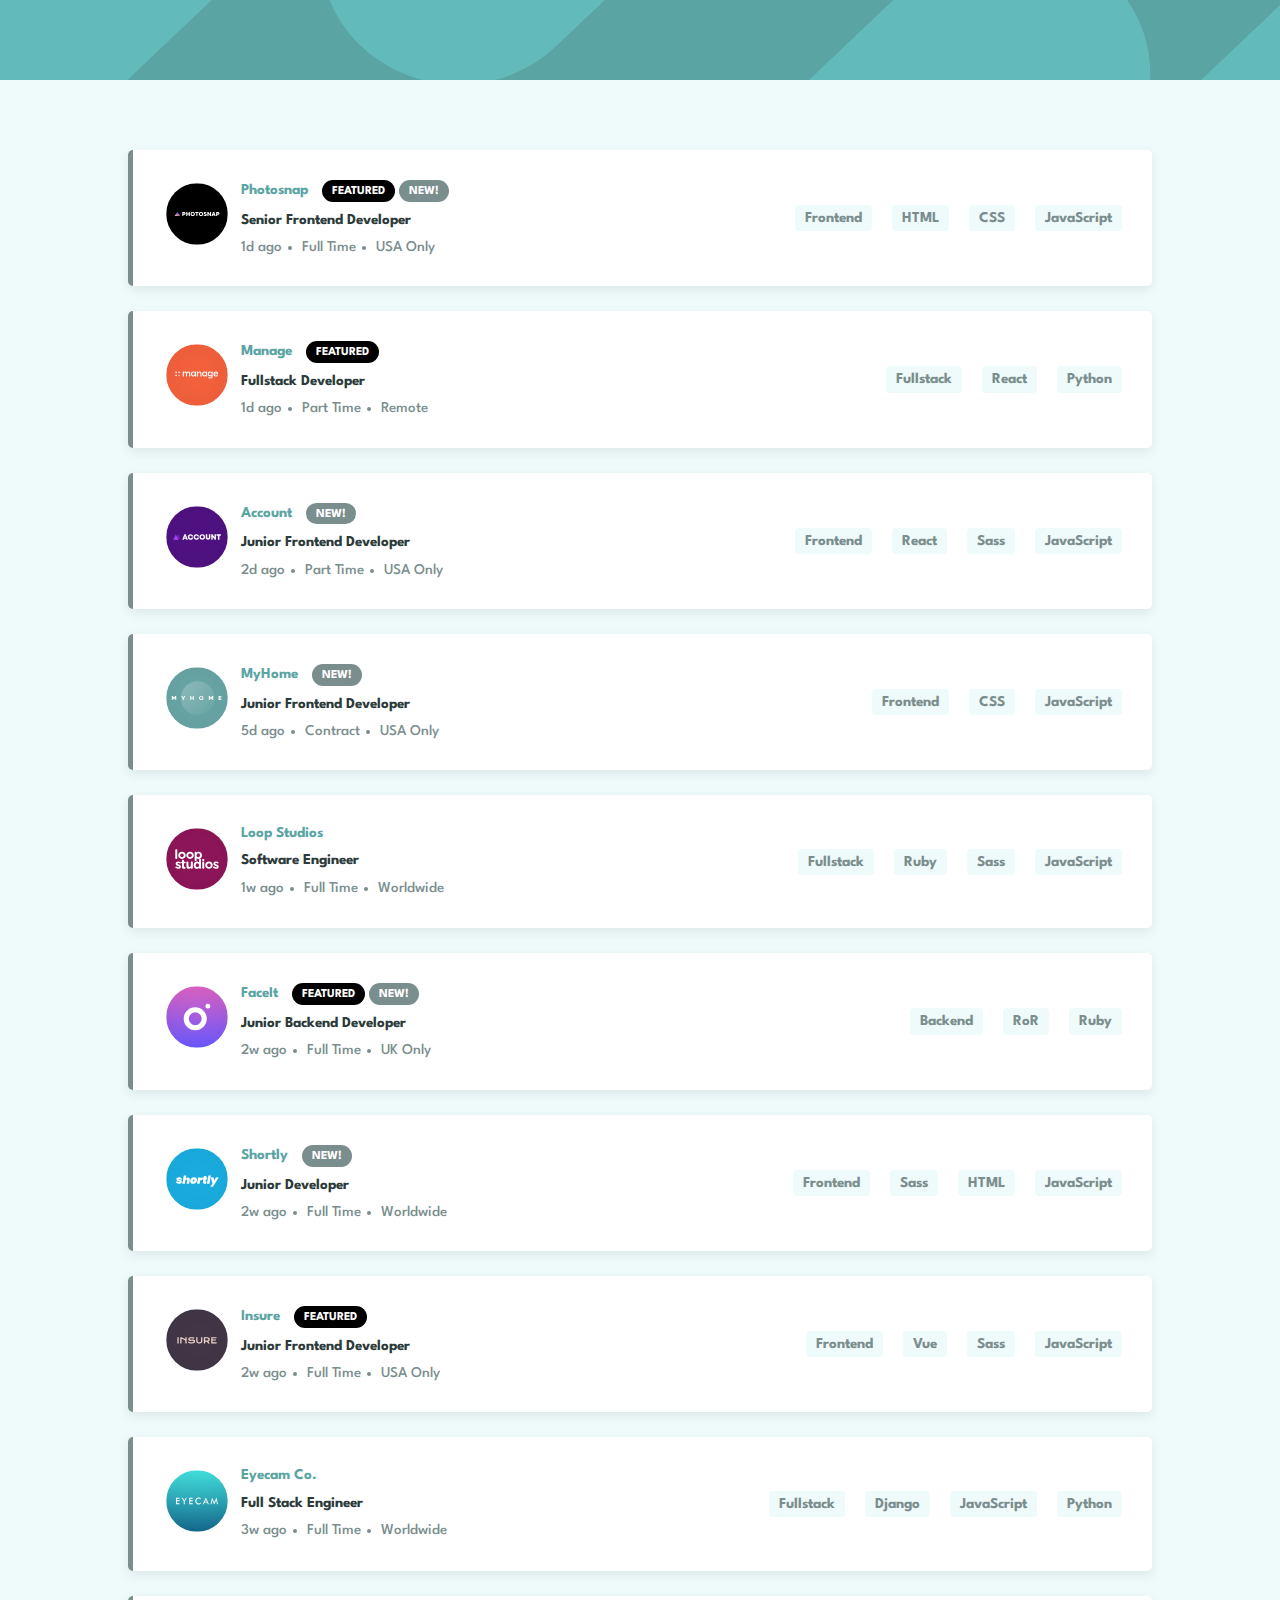
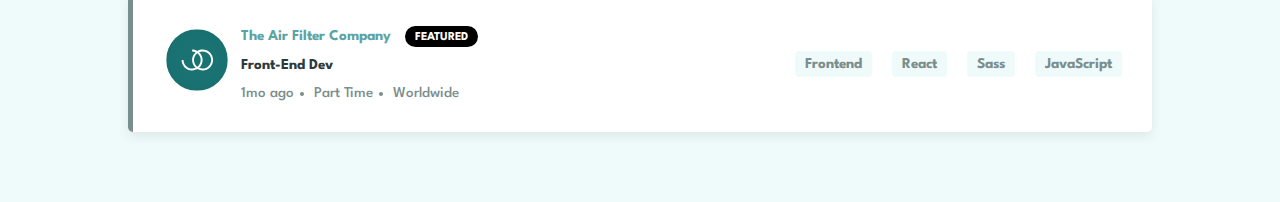
<file: index.html>
<!DOCTYPE html>
<html lang="en">
  <head>
    <meta charset="UTF-8" />
    <meta name="viewport" content="width=device-width, initial-scale=1.0" />
    <link rel="preconnect" href="https://fonts.googleapis.com" />
    <link rel="preconnect" href="https://fonts.gstatic.com" crossorigin />
    <link
      href="https://fonts.googleapis.com/css2?family=League+Spartan:wght@400;700&display=swap"
      rel="stylesheet"
    />
    <link rel="stylesheet" href="./css/styles.css" />
  </head>
  <body>
    <header class="page-header">
      <div class="job-search job-search--hidden">
        <div class="selected-badges"></div>
        <span id="clear-filters">clear</span>
      </div>
    </header>
    <div class="job-listing">
      <div class="job">
        <div class="info-container">
          <span class="job__company-logo">
            <img src="" alt="" />
          </span>
          <div class="job__description">
            <section class="job__company-info">
              <span class="job__company-name">Photosnap</span>
              <span class="company-badge featured-badge">featured</span>
              <span class="company-badge badge--green new-badge">new!</span>
            </section>
            <p class="job__role">Senior Frontend Developer</p>
            <ul class="job__details">
              <li class="was-listed">1d ago</li>
              <li class="job__duration">Full Time</li>
              <li class="job__location">USA only</li>
            </ul>
          </div>
        </div>
        <div class="job__badges">
          <span class="job-badge">html</span>
          <span class="job-badge">junior</span>
          <span class="job-badge">Frontend</span>
          <span class="job-badge">html</span>
          <span class="job-badge">junior</span>
          <span class="job-badge">Frontend</span>
        </div>
      </div>
    </div>

    <script src="./app.js"></script>
  </body>
</html>
</file>
<file: css/styles.css>
@import url(./normalize.css);

/* Basic Rules */


*,*::before,*::after{
    box-sizing: border-box;
}

ul, p{
    margin-top: 1rem;
    margin-bottom: 1rem;
}




/* Typography */


html{
    font-size: 62.5%;
}

body{
    font-family: 'League Spartan', sans-serif;
    font-weight: 500;
    font-size: 1.5rem;
    background-color: var(--color-Light-Grayish-Cyan-Background);
}

:root{
    --color-Desaturated-Dark-Cyan: hsl(180, 29%, 50%);
    --color-Light-Grayish-Cyan-Background: hsl(180, 52%, 96%);
    --color-Dark-Grayish-Cyan: hsl(180, 8%, 52%);
    --color-Very-Dark-Grayish-Cyan: hsl(180, 14%, 20%);
    --color-Light-Grayish-Cyan-Filter-Tablets: hsl(180, 31%, 95%);
}


/* Page Header */

.page-header{
    padding-top: 5rem;
    background-color: var(--color-Desaturated-Dark-Cyan);
    background-image: url(/images/bg-header-mobile.svg);
}

@media screen and (min-width:1024px) {
    .page-header{
        padding-top: 2rem;
        background-image: url(/images/bg-header-desktop.svg);
    }
}




/* Badges green */

.company-badge{
    text-transform: uppercase;
    font-weight: bold;
    background-color: black;
    color: white;
    border-radius: 999px;
    padding: 0.5rem 1rem 0.3rem;
    cursor: pointer;
    font-size: 1.2rem;
}

.badge--green{
    background-color: var(--color-Dark-Grayish-Cyan);
}

.job-badge{
    cursor: pointer;
    padding: 0.5rem 1rem 0.4rem;
    font-weight: bold;
    border-radius: 4px;
    background-color: var(--color-Light-Grayish-Cyan-Background);
    color: var(--color-Dark-Grayish-Cyan);
}

/* Job display */

.job__company-logo img{
    transform: scale(0.5);
}

.job__company-logo {
    position: absolute;
    top: -44px;
    left: -2px;
}

@media screen and (min-width:1024px) {
    .job__company-logo{
        position: static;
    }

    .job__company-logo img{
        transform: scale(0.7);
    }

}

.job__company-name{
    font-weight: bold;
    color: var(--color-Desaturated-Dark-Cyan);
    margin-right: 1rem;
}

.job__role{
    font-weight: bold;
    text-transform: capitalize;
    color: var(--color-Very-Dark-Grayish-Cyan);
    cursor: pointer;
    transition: all 0.1s;
}

.job__role:hover{
    color: var(--color-Dark-Grayish-Cyan);
}

.job__details{
    display: flex;
    padding: 0;
}

.job__details li{
    margin-right: 2rem;
    color: var(--color-Dark-Grayish-Cyan);
}

.job__details li:nth-of-type(1){
    list-style: none;
}



/* Job badges display */

.job__badges{
    display: flex;
    flex-wrap: wrap;
    border-top: 1.5px solid var(--color-Desaturated-Dark-Cyan);
}

.job-badge{
    margin-top: 12px;
    margin-right: 10px;
    transition: all 0.1s;
}

.job-badge:hover{
    background-color: var(--color-Dark-Grayish-Cyan);
    color: white;
}

@media screen and (min-width:1024px) {
    .job__badges{
        align-items: center;
        border: 0;
        flex-grow: 1;
        justify-content: flex-end;
        max-width: 450px;
    }
    .job-badge{
        margin: 10px;
    }
}




/* Job section layout */

.job{
    background-color: white;
    position: relative;
    padding: 3rem 2rem 2rem;
    border-left: 5px solid var(--color-Dark-Grayish-Cyan);
    border-radius: 5px;
    width: 90vw;
    margin: 50px auto;
    box-shadow: rgba(0, 0, 0, 0.08) 0px 4px 12px;
}


@media screen and (min-width:1024px) {
    .job{
        padding: 2rem;
        display: flex;
        justify-content: space-between;
        width: 80vw;
        align-items: center;
        margin: 25px auto;
    }
    
    .info-container{
        display: flex;
    }
    
    .job__description{
        padding-top: 1rem;
    }
}


/* Job listing section */

.job-listing{
    margin: 10rem 0;
}

@media screen and (min-width:1024px) {
    .job-listing{
        margin: 7rem 0;
    }
}



/* Job search */

.page-header{
    min-height: 15rem;
}

@media screen and (min-width:1024px) {
    .page-header{
        min-height: 8rem;
    }
}

.job-search{
    margin: 0 auto;
    position: relative;
    top: 78px;
    width: 90vw;
    background-color: white;
    padding: 1rem;
    border-radius: 5px;
    box-shadow: rgba(0, 0, 0, 0.08) 0px 4px 12px;
    display: flex;
    justify-content: space-between;
    align-items: center;
    padding-bottom: 0.5rem;
}

.job-search--hidden{
    display: none;
}

.selected-badges{
    flex-grow: 1;
}


.selected-badge{
    padding: 0.2rem 2rem 0.4rem 1rem;
    font-weight: bold;
    border-radius: 4px;
    background-color: var(--color-Light-Grayish-Cyan-Background);
    color: var(--color-Dark-Grayish-Cyan);
    overflow: hidden;
    display: inline-block;
    margin-right: 1rem;
}

#clear-filters{
    margin-right: 10px;
    font-weight: bold;
    color: var(--color-Dark-Grayish-Cyan);
    cursor: pointer;
}

#clear-filters:hover{
    text-decoration: underline;
}


@media screen and (min-width:1024px) {
    .job-search{
        width: 80vw;
        top: 38px;
    }
}



.remove-icon{
    background-color: var(--color-Dark-Grayish-Cyan);
    padding: 2rem 0.7rem 2rem;
    position: relative;
    top: 4px;
    right: -20px;
    cursor: pointer;
    transition: 0.15s;
}

.remove-icon:hover{
    background-color: var(--color-Very-Dark-Grayish-Cyan);
}

.job-listing .job--hidden{
    display: none;
}
</file>
